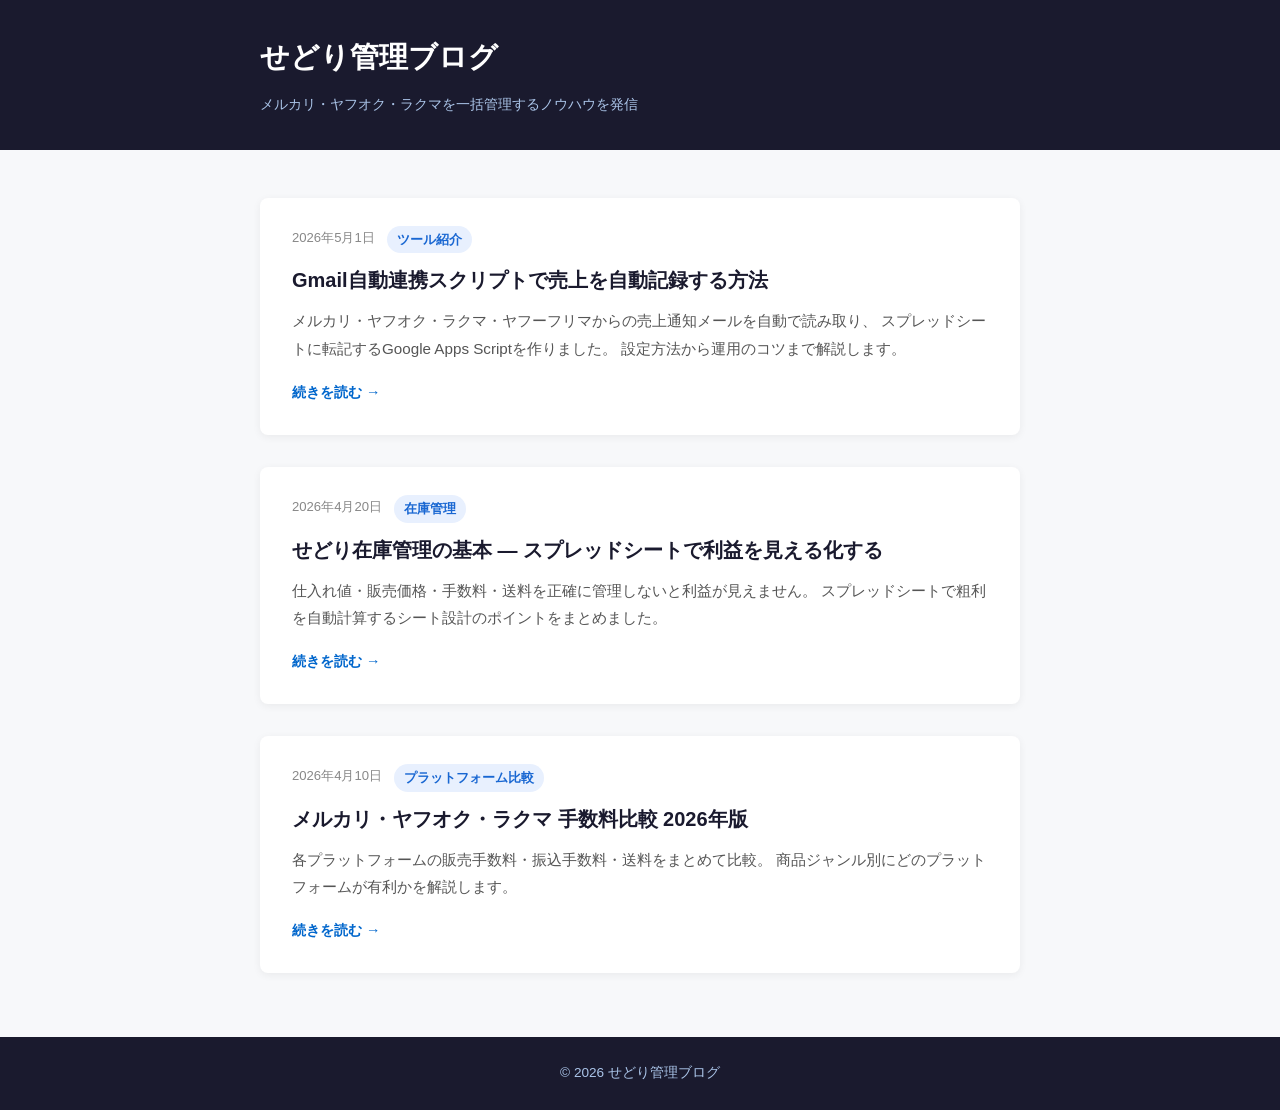
<file: blog/index.html>
<!DOCTYPE html>
<html lang="ja">
<head>
  <meta charset="UTF-8">
  <meta name="viewport" content="width=device-width, initial-scale=1.0">
  <title>せどり管理ブログ</title>
  <link rel="stylesheet" href="style.css">
</head>
<body>
  <header class="site-header">
    <div class="container">
      <h1 class="site-title"><a href="index.html">せどり管理ブログ</a></h1>
      <p class="site-description">メルカリ・ヤフオク・ラクマを一括管理するノウハウを発信</p>
    </div>
  </header>

  <main class="container">
    <section class="post-list">

      <article class="post-card">
        <div class="post-meta">
          <span class="post-date">2026年5月1日</span>
          <span class="post-category">ツール紹介</span>
        </div>
        <h2 class="post-title">
          <a href="posts/gmail-auto-register.html">Gmail自動連携スクリプトで売上を自動記録する方法</a>
        </h2>
        <p class="post-excerpt">
          メルカリ・ヤフオク・ラクマ・ヤフーフリマからの売上通知メールを自動で読み取り、
          スプレッドシートに転記するGoogle Apps Scriptを作りました。
          設定方法から運用のコツまで解説します。
        </p>
        <a href="posts/gmail-auto-register.html" class="read-more">続きを読む →</a>
      </article>

      <article class="post-card">
        <div class="post-meta">
          <span class="post-date">2026年4月20日</span>
          <span class="post-category">在庫管理</span>
        </div>
        <h2 class="post-title">
          <a href="posts/inventory-tips.html">せどり在庫管理の基本 ― スプレッドシートで利益を見える化する</a>
        </h2>
        <p class="post-excerpt">
          仕入れ値・販売価格・手数料・送料を正確に管理しないと利益が見えません。
          スプレッドシートで粗利を自動計算するシート設計のポイントをまとめました。
        </p>
        <a href="posts/inventory-tips.html" class="read-more">続きを読む →</a>
      </article>

      <article class="post-card">
        <div class="post-meta">
          <span class="post-date">2026年4月10日</span>
          <span class="post-category">プラットフォーム比較</span>
        </div>
        <h2 class="post-title">
          <a href="posts/platform-comparison.html">メルカリ・ヤフオク・ラクマ 手数料比較 2026年版</a>
        </h2>
        <p class="post-excerpt">
          各プラットフォームの販売手数料・振込手数料・送料をまとめて比較。
          商品ジャンル別にどのプラットフォームが有利かを解説します。
        </p>
        <a href="posts/platform-comparison.html" class="read-more">続きを読む →</a>
      </article>

    </section>
  </main>

  <footer class="site-footer">
    <div class="container">
      <p>&copy; 2026 せどり管理ブログ</p>
    </div>
  </footer>
</body>
</html>
</file>
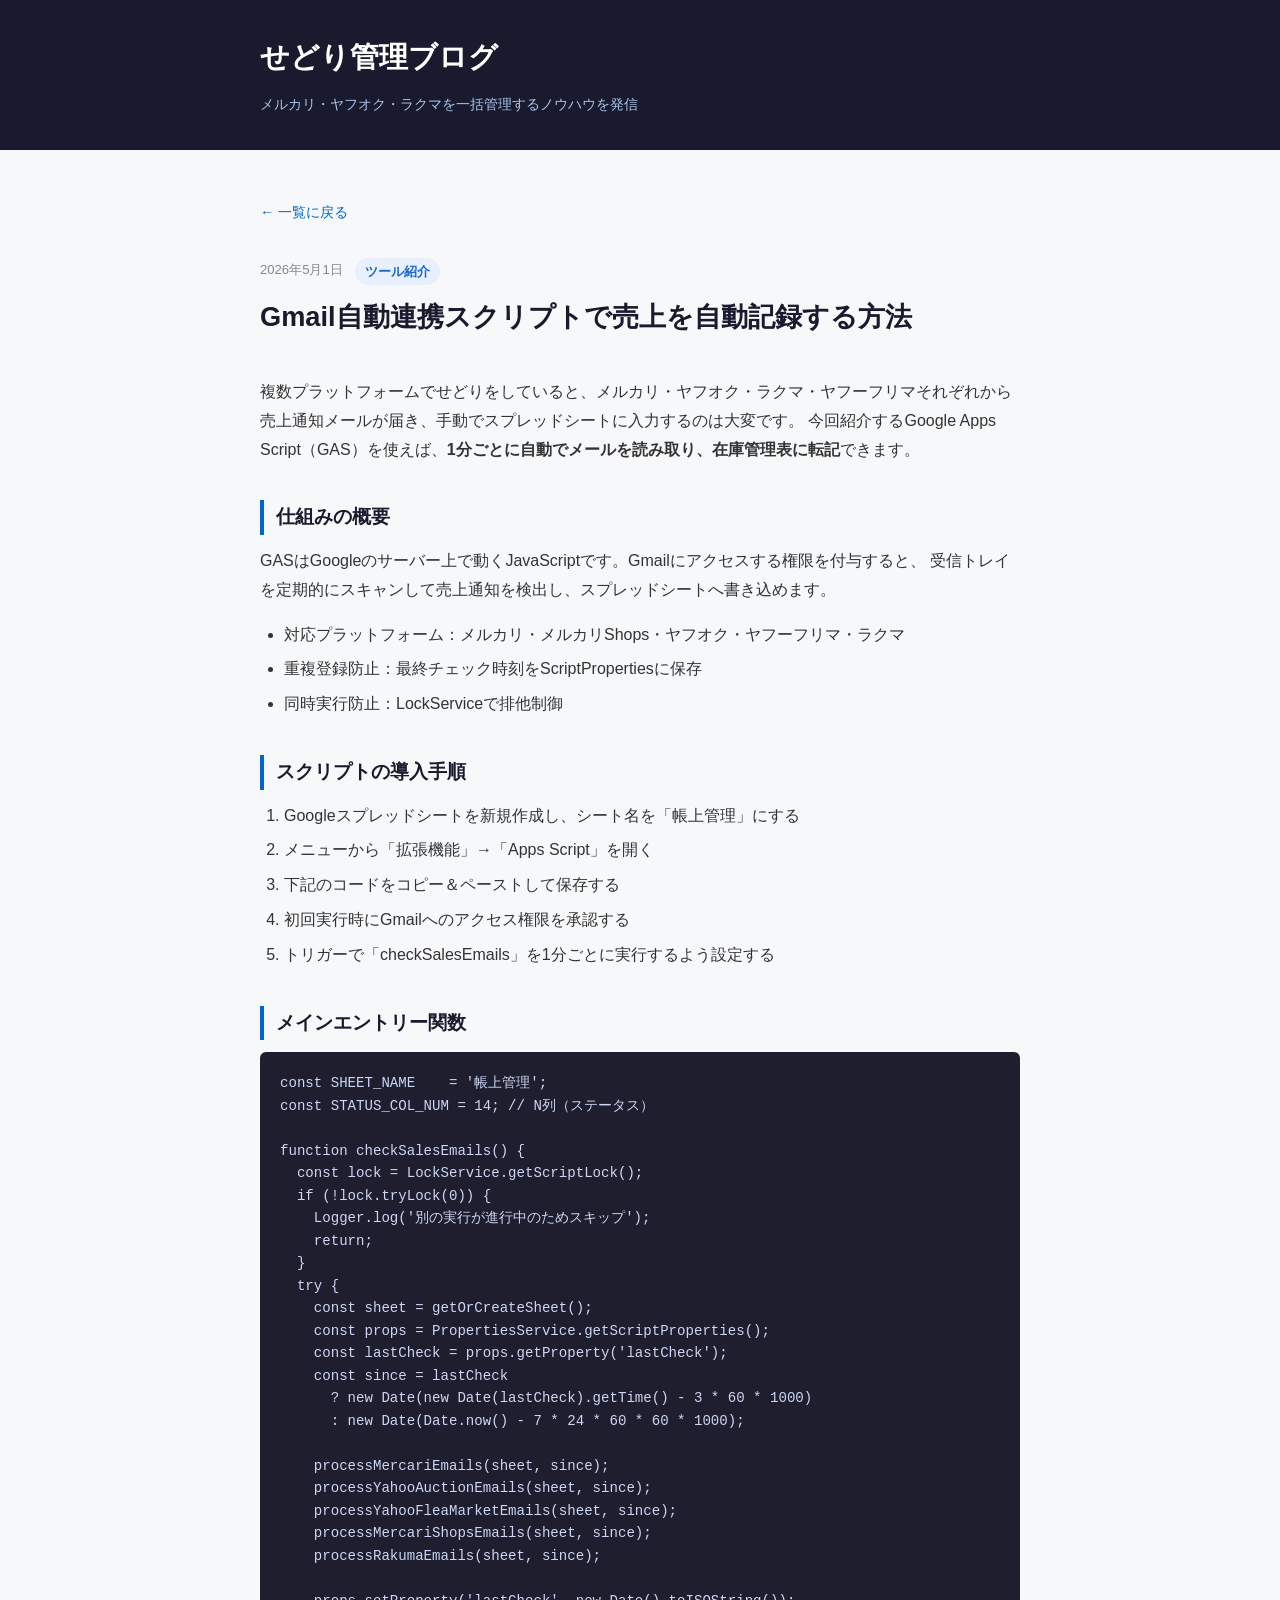
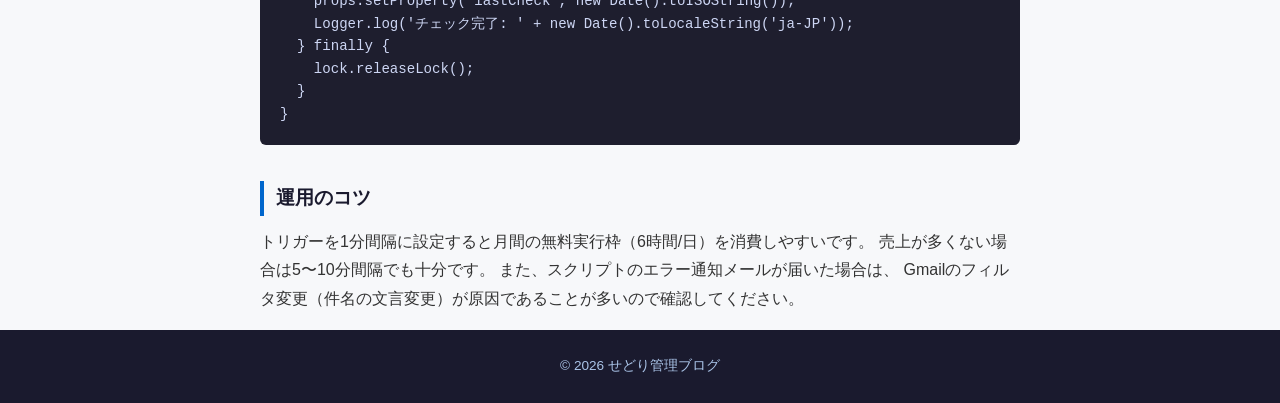
<file: blog/posts/gmail-auto-register.html>
<!DOCTYPE html>
<html lang="ja">
<head>
  <meta charset="UTF-8">
  <meta name="viewport" content="width=device-width, initial-scale=1.0">
  <title>Gmail自動連携スクリプトで売上を自動記録する方法 | せどり管理ブログ</title>
  <link rel="stylesheet" href="../style.css">
</head>
<body>
  <header class="site-header">
    <div class="container">
      <h1 class="site-title"><a href="../index.html">せどり管理ブログ</a></h1>
      <p class="site-description">メルカリ・ヤフオク・ラクマを一括管理するノウハウを発信</p>
    </div>
  </header>

  <main class="container">
    <a class="back-link" href="../index.html">← 一覧に戻る</a>

    <article>
      <header class="article-header">
        <div class="post-meta">
          <span class="post-date">2026年5月1日</span>
          <span class="post-category">ツール紹介</span>
        </div>
        <h1>Gmail自動連携スクリプトで売上を自動記録する方法</h1>
      </header>

      <div class="article-body">
        <p>
          複数プラットフォームでせどりをしていると、メルカリ・ヤフオク・ラクマ・ヤフーフリマそれぞれから
          売上通知メールが届き、手動でスプレッドシートに入力するのは大変です。
          今回紹介するGoogle Apps Script（GAS）を使えば、<strong>1分ごとに自動でメールを読み取り、在庫管理表に転記</strong>できます。
        </p>

        <h2>仕組みの概要</h2>
        <p>
          GASはGoogleのサーバー上で動くJavaScriptです。Gmailにアクセスする権限を付与すると、
          受信トレイを定期的にスキャンして売上通知を検出し、スプレッドシートへ書き込めます。
        </p>
        <ul>
          <li>対応プラットフォーム：メルカリ・メルカリShops・ヤフオク・ヤフーフリマ・ラクマ</li>
          <li>重複登録防止：最終チェック時刻をScriptPropertiesに保存</li>
          <li>同時実行防止：LockServiceで排他制御</li>
        </ul>

        <h2>スクリプトの導入手順</h2>
        <ol>
          <li>Googleスプレッドシートを新規作成し、シート名を「帳上管理」にする</li>
          <li>メニューから「拡張機能」→「Apps Script」を開く</li>
          <li>下記のコードをコピー＆ペーストして保存する</li>
          <li>初回実行時にGmailへのアクセス権限を承認する</li>
          <li>トリガーで「checkSalesEmails」を1分ごとに実行するよう設定する</li>
        </ol>

        <h2>メインエントリー関数</h2>
        <pre><code>const SHEET_NAME    = '帳上管理';
const STATUS_COL_NUM = 14; // N列（ステータス）

function checkSalesEmails() {
  const lock = LockService.getScriptLock();
  if (!lock.tryLock(0)) {
    Logger.log('別の実行が進行中のためスキップ');
    return;
  }
  try {
    const sheet = getOrCreateSheet();
    const props = PropertiesService.getScriptProperties();
    const lastCheck = props.getProperty('lastCheck');
    const since = lastCheck
      ? new Date(new Date(lastCheck).getTime() - 3 * 60 * 1000)
      : new Date(Date.now() - 7 * 24 * 60 * 60 * 1000);

    processMercariEmails(sheet, since);
    processYahooAuctionEmails(sheet, since);
    processYahooFleaMarketEmails(sheet, since);
    processMercariShopsEmails(sheet, since);
    processRakumaEmails(sheet, since);

    props.setProperty('lastCheck', new Date().toISOString());
    Logger.log('チェック完了: ' + new Date().toLocaleString('ja-JP'));
  } finally {
    lock.releaseLock();
  }
}</code></pre>

        <h2>運用のコツ</h2>
        <p>
          トリガーを1分間隔に設定すると月間の無料実行枠（6時間/日）を消費しやすいです。
          売上が多くない場合は5〜10分間隔でも十分です。
          また、スクリプトのエラー通知メールが届いた場合は、
          Gmailのフィルタ変更（件名の文言変更）が原因であることが多いので確認してください。
        </p>
      </div>
    </article>
  </main>

  <footer class="site-footer">
    <div class="container">
      <p>&copy; 2026 せどり管理ブログ</p>
    </div>
  </footer>
</body>
</html>
</file>
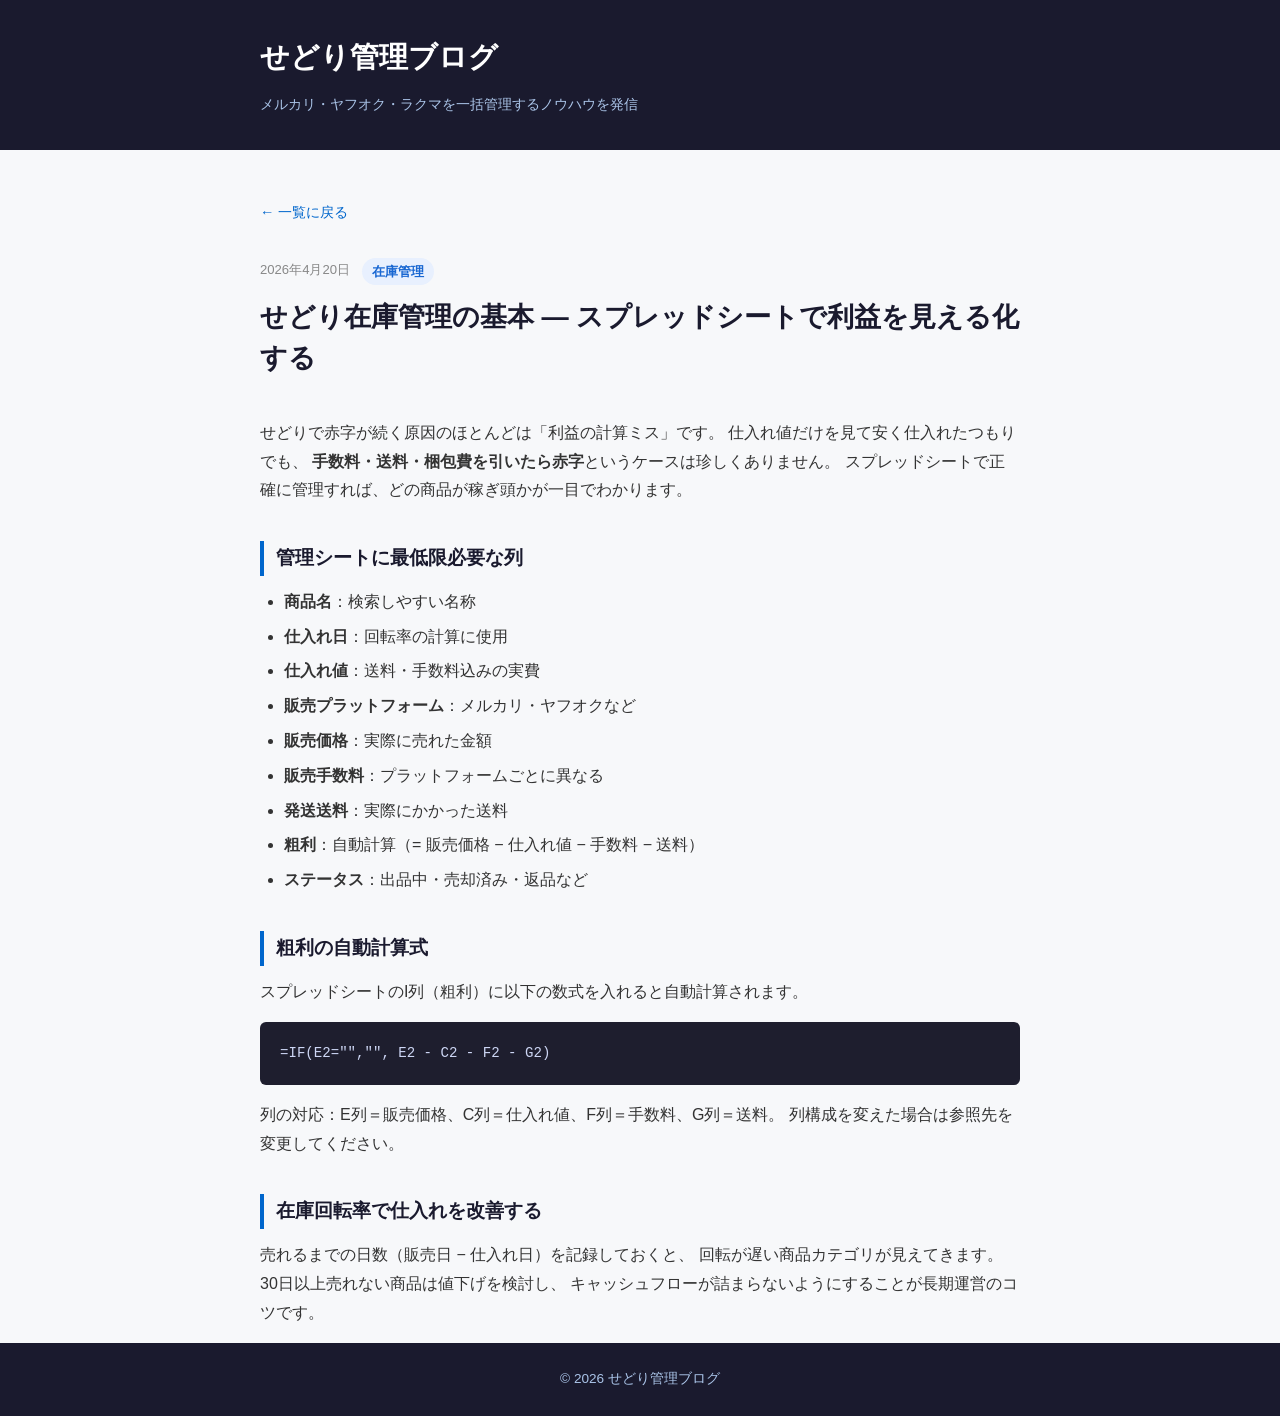
<file: blog/posts/inventory-tips.html>
<!DOCTYPE html>
<html lang="ja">
<head>
  <meta charset="UTF-8">
  <meta name="viewport" content="width=device-width, initial-scale=1.0">
  <title>せどり在庫管理の基本 | せどり管理ブログ</title>
  <link rel="stylesheet" href="../style.css">
</head>
<body>
  <header class="site-header">
    <div class="container">
      <h1 class="site-title"><a href="../index.html">せどり管理ブログ</a></h1>
      <p class="site-description">メルカリ・ヤフオク・ラクマを一括管理するノウハウを発信</p>
    </div>
  </header>

  <main class="container">
    <a class="back-link" href="../index.html">← 一覧に戻る</a>

    <article>
      <header class="article-header">
        <div class="post-meta">
          <span class="post-date">2026年4月20日</span>
          <span class="post-category">在庫管理</span>
        </div>
        <h1>せどり在庫管理の基本 ― スプレッドシートで利益を見える化する</h1>
      </header>

      <div class="article-body">
        <p>
          せどりで赤字が続く原因のほとんどは「利益の計算ミス」です。
          仕入れ値だけを見て安く仕入れたつもりでも、
          <strong>手数料・送料・梱包費を引いたら赤字</strong>というケースは珍しくありません。
          スプレッドシートで正確に管理すれば、どの商品が稼ぎ頭かが一目でわかります。
        </p>

        <h2>管理シートに最低限必要な列</h2>
        <ul>
          <li><strong>商品名</strong>：検索しやすい名称</li>
          <li><strong>仕入れ日</strong>：回転率の計算に使用</li>
          <li><strong>仕入れ値</strong>：送料・手数料込みの実費</li>
          <li><strong>販売プラットフォーム</strong>：メルカリ・ヤフオクなど</li>
          <li><strong>販売価格</strong>：実際に売れた金額</li>
          <li><strong>販売手数料</strong>：プラットフォームごとに異なる</li>
          <li><strong>発送送料</strong>：実際にかかった送料</li>
          <li><strong>粗利</strong>：自動計算（= 販売価格 − 仕入れ値 − 手数料 − 送料）</li>
          <li><strong>ステータス</strong>：出品中・売却済み・返品など</li>
        </ul>

        <h2>粗利の自動計算式</h2>
        <p>スプレッドシートのI列（粗利）に以下の数式を入れると自動計算されます。</p>
        <pre><code>=IF(E2="","", E2 - C2 - F2 - G2)</code></pre>
        <p>
          列の対応：E列＝販売価格、C列＝仕入れ値、F列＝手数料、G列＝送料。
          列構成を変えた場合は参照先を変更してください。
        </p>

        <h2>在庫回転率で仕入れを改善する</h2>
        <p>
          売れるまでの日数（販売日 − 仕入れ日）を記録しておくと、
          回転が遅い商品カテゴリが見えてきます。
          30日以上売れない商品は値下げを検討し、
          キャッシュフローが詰まらないようにすることが長期運営のコツです。
        </p>
      </div>
    </article>
  </main>

  <footer class="site-footer">
    <div class="container">
      <p>&copy; 2026 せどり管理ブログ</p>
    </div>
  </footer>
</body>
</html>
</file>
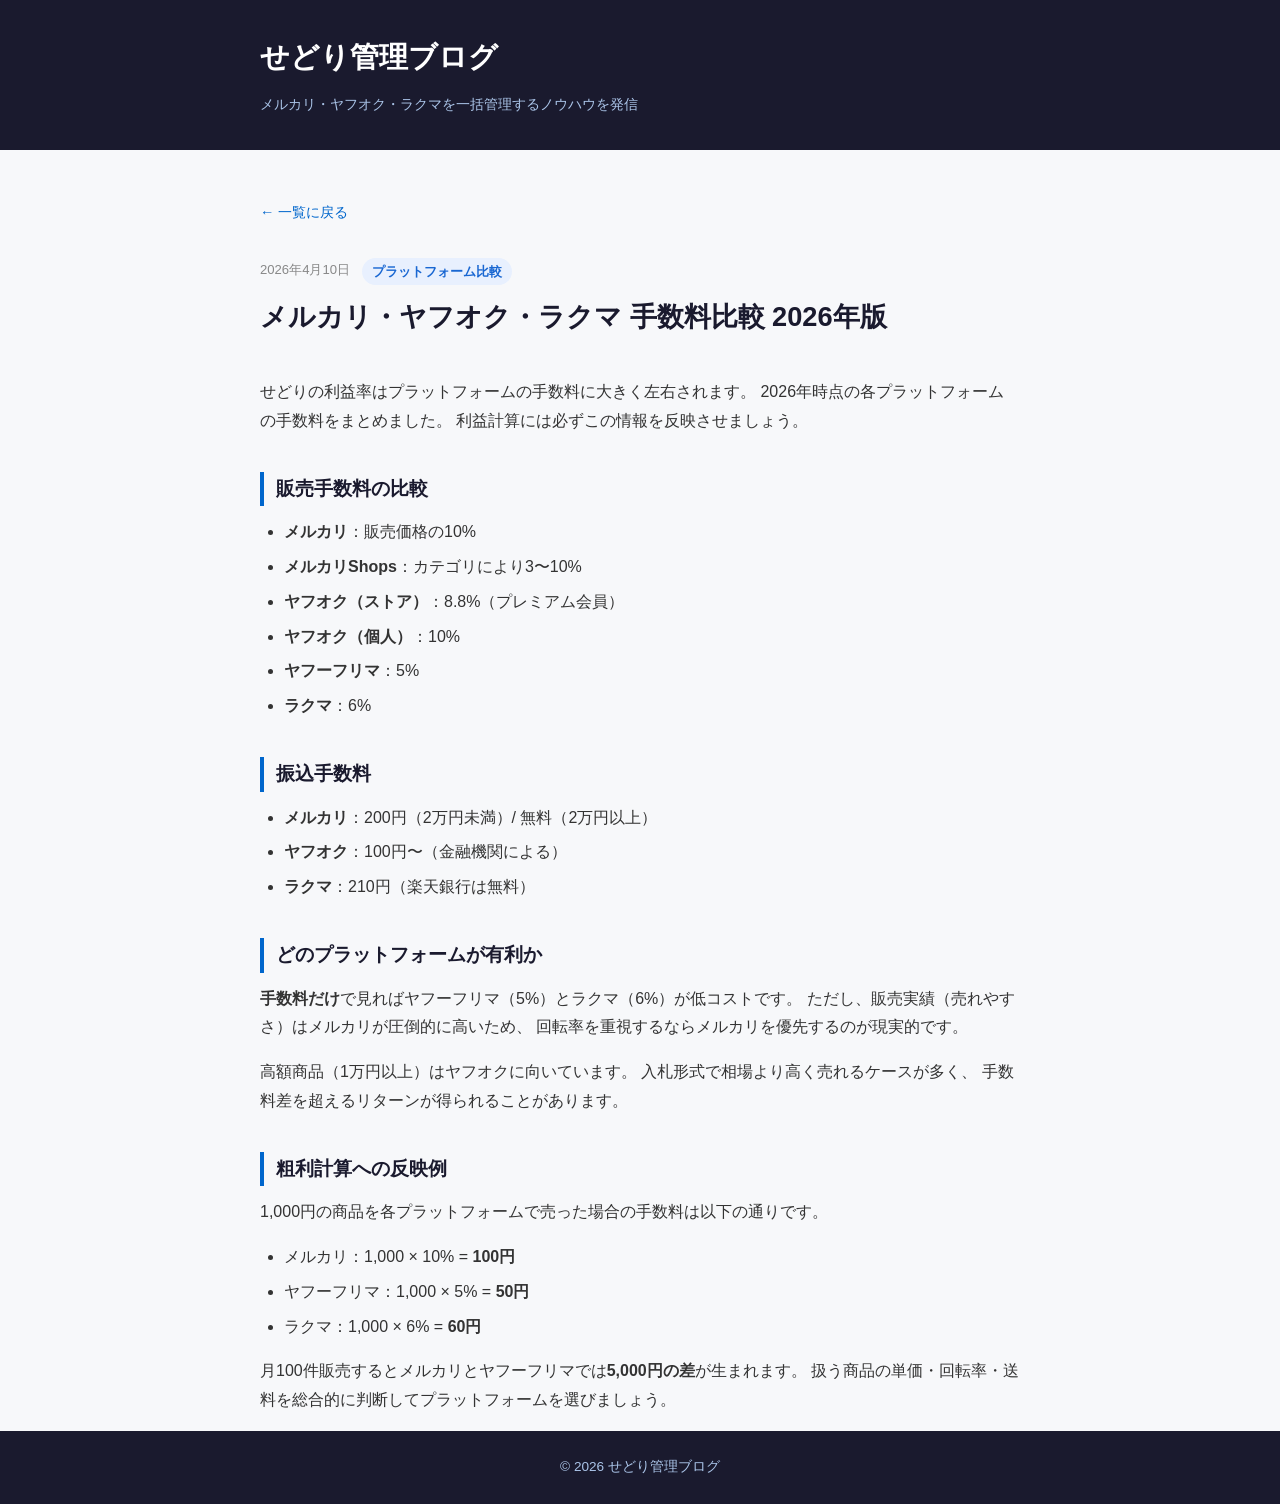
<file: blog/posts/platform-comparison.html>
<!DOCTYPE html>
<html lang="ja">
<head>
  <meta charset="UTF-8">
  <meta name="viewport" content="width=device-width, initial-scale=1.0">
  <title>メルカリ・ヤフオク・ラクマ 手数料比較 2026年版 | せどり管理ブログ</title>
  <link rel="stylesheet" href="../style.css">
</head>
<body>
  <header class="site-header">
    <div class="container">
      <h1 class="site-title"><a href="../index.html">せどり管理ブログ</a></h1>
      <p class="site-description">メルカリ・ヤフオク・ラクマを一括管理するノウハウを発信</p>
    </div>
  </header>

  <main class="container">
    <a class="back-link" href="../index.html">← 一覧に戻る</a>

    <article>
      <header class="article-header">
        <div class="post-meta">
          <span class="post-date">2026年4月10日</span>
          <span class="post-category">プラットフォーム比較</span>
        </div>
        <h1>メルカリ・ヤフオク・ラクマ 手数料比較 2026年版</h1>
      </header>

      <div class="article-body">
        <p>
          せどりの利益率はプラットフォームの手数料に大きく左右されます。
          2026年時点の各プラットフォームの手数料をまとめました。
          利益計算には必ずこの情報を反映させましょう。
        </p>

        <h2>販売手数料の比較</h2>
        <ul>
          <li><strong>メルカリ</strong>：販売価格の10%</li>
          <li><strong>メルカリShops</strong>：カテゴリにより3〜10%</li>
          <li><strong>ヤフオク（ストア）</strong>：8.8%（プレミアム会員）</li>
          <li><strong>ヤフオク（個人）</strong>：10%</li>
          <li><strong>ヤフーフリマ</strong>：5%</li>
          <li><strong>ラクマ</strong>：6%</li>
        </ul>

        <h2>振込手数料</h2>
        <ul>
          <li><strong>メルカリ</strong>：200円（2万円未満）/ 無料（2万円以上）</li>
          <li><strong>ヤフオク</strong>：100円〜（金融機関による）</li>
          <li><strong>ラクマ</strong>：210円（楽天銀行は無料）</li>
        </ul>

        <h2>どのプラットフォームが有利か</h2>
        <p>
          <strong>手数料だけ</strong>で見ればヤフーフリマ（5%）とラクマ（6%）が低コストです。
          ただし、販売実績（売れやすさ）はメルカリが圧倒的に高いため、
          回転率を重視するならメルカリを優先するのが現実的です。
        </p>
        <p>
          高額商品（1万円以上）はヤフオクに向いています。
          入札形式で相場より高く売れるケースが多く、
          手数料差を超えるリターンが得られることがあります。
        </p>

        <h2>粗利計算への反映例</h2>
        <p>
          1,000円の商品を各プラットフォームで売った場合の手数料は以下の通りです。
        </p>
        <ul>
          <li>メルカリ：1,000 × 10% = <strong>100円</strong></li>
          <li>ヤフーフリマ：1,000 × 5% = <strong>50円</strong></li>
          <li>ラクマ：1,000 × 6% = <strong>60円</strong></li>
        </ul>
        <p>
          月100件販売するとメルカリとヤフーフリマでは<strong>5,000円の差</strong>が生まれます。
          扱う商品の単価・回転率・送料を総合的に判断してプラットフォームを選びましょう。
        </p>
      </div>
    </article>
  </main>

  <footer class="site-footer">
    <div class="container">
      <p>&copy; 2026 せどり管理ブログ</p>
    </div>
  </footer>
</body>
</html>
</file>
<file: blog/style.css>
/* Reset & Base */
*, *::before, *::after { box-sizing: border-box; margin: 0; padding: 0; }

body {
  font-family: "Hiragino Kaku Gothic ProN", "Noto Sans JP", sans-serif;
  font-size: 16px;
  line-height: 1.8;
  color: #333;
  background: #f7f8fa;
}

a { color: #0066cc; text-decoration: none; }
a:hover { text-decoration: underline; }

.container {
  max-width: 800px;
  margin: 0 auto;
  padding: 0 20px;
}

/* Header */
.site-header {
  background: #1a1a2e;
  color: #fff;
  padding: 32px 0;
  margin-bottom: 48px;
}

.site-title { font-size: 1.8rem; margin-bottom: 8px; }
.site-title a { color: #fff; }
.site-title a:hover { text-decoration: none; opacity: 0.85; }
.site-description { font-size: 0.9rem; color: #aac4e8; }

/* Post List */
.post-list { display: flex; flex-direction: column; gap: 32px; margin-bottom: 64px; }

.post-card {
  background: #fff;
  border-radius: 8px;
  padding: 28px 32px;
  box-shadow: 0 2px 8px rgba(0,0,0,.06);
  transition: box-shadow .2s;
}

.post-card:hover { box-shadow: 0 4px 16px rgba(0,0,0,.1); }

.post-meta {
  display: flex;
  gap: 12px;
  margin-bottom: 12px;
  font-size: 0.82rem;
}

.post-date { color: #888; }

.post-category {
  background: #e8f0fe;
  color: #1967d2;
  padding: 2px 10px;
  border-radius: 20px;
  font-weight: 600;
}

.post-title { font-size: 1.25rem; margin-bottom: 12px; line-height: 1.5; }
.post-title a { color: #1a1a2e; }
.post-title a:hover { color: #0066cc; text-decoration: none; }

.post-excerpt { color: #555; font-size: 0.95rem; margin-bottom: 16px; }

.read-more {
  font-size: 0.9rem;
  font-weight: 600;
  color: #0066cc;
}

/* Article (post detail) */
.article-header { margin-bottom: 40px; }
.article-header h1 { font-size: 1.7rem; line-height: 1.5; margin-bottom: 12px; color: #1a1a2e; }

.article-body h2 { font-size: 1.2rem; margin: 36px 0 12px; padding-left: 12px; border-left: 4px solid #0066cc; color: #1a1a2e; }
.article-body p { margin-bottom: 16px; }
.article-body ul, .article-body ol { margin: 0 0 16px 24px; }
.article-body li { margin-bottom: 6px; }

.article-body pre {
  background: #1e1e2e;
  color: #cdd6f4;
  padding: 20px;
  border-radius: 6px;
  overflow-x: auto;
  font-size: 0.88rem;
  line-height: 1.6;
  margin-bottom: 16px;
}

.article-body code {
  font-family: "Menlo", "Consolas", monospace;
}

.back-link { display: inline-block; margin-bottom: 32px; font-size: 0.9rem; }

/* Footer */
.site-footer {
  background: #1a1a2e;
  color: #aac4e8;
  text-align: center;
  padding: 24px 0;
  font-size: 0.85rem;
}

/* Responsive */
@media (max-width: 600px) {
  .site-title { font-size: 1.4rem; }
  .post-card { padding: 20px; }
  .article-header h1 { font-size: 1.3rem; }
}
</file>
